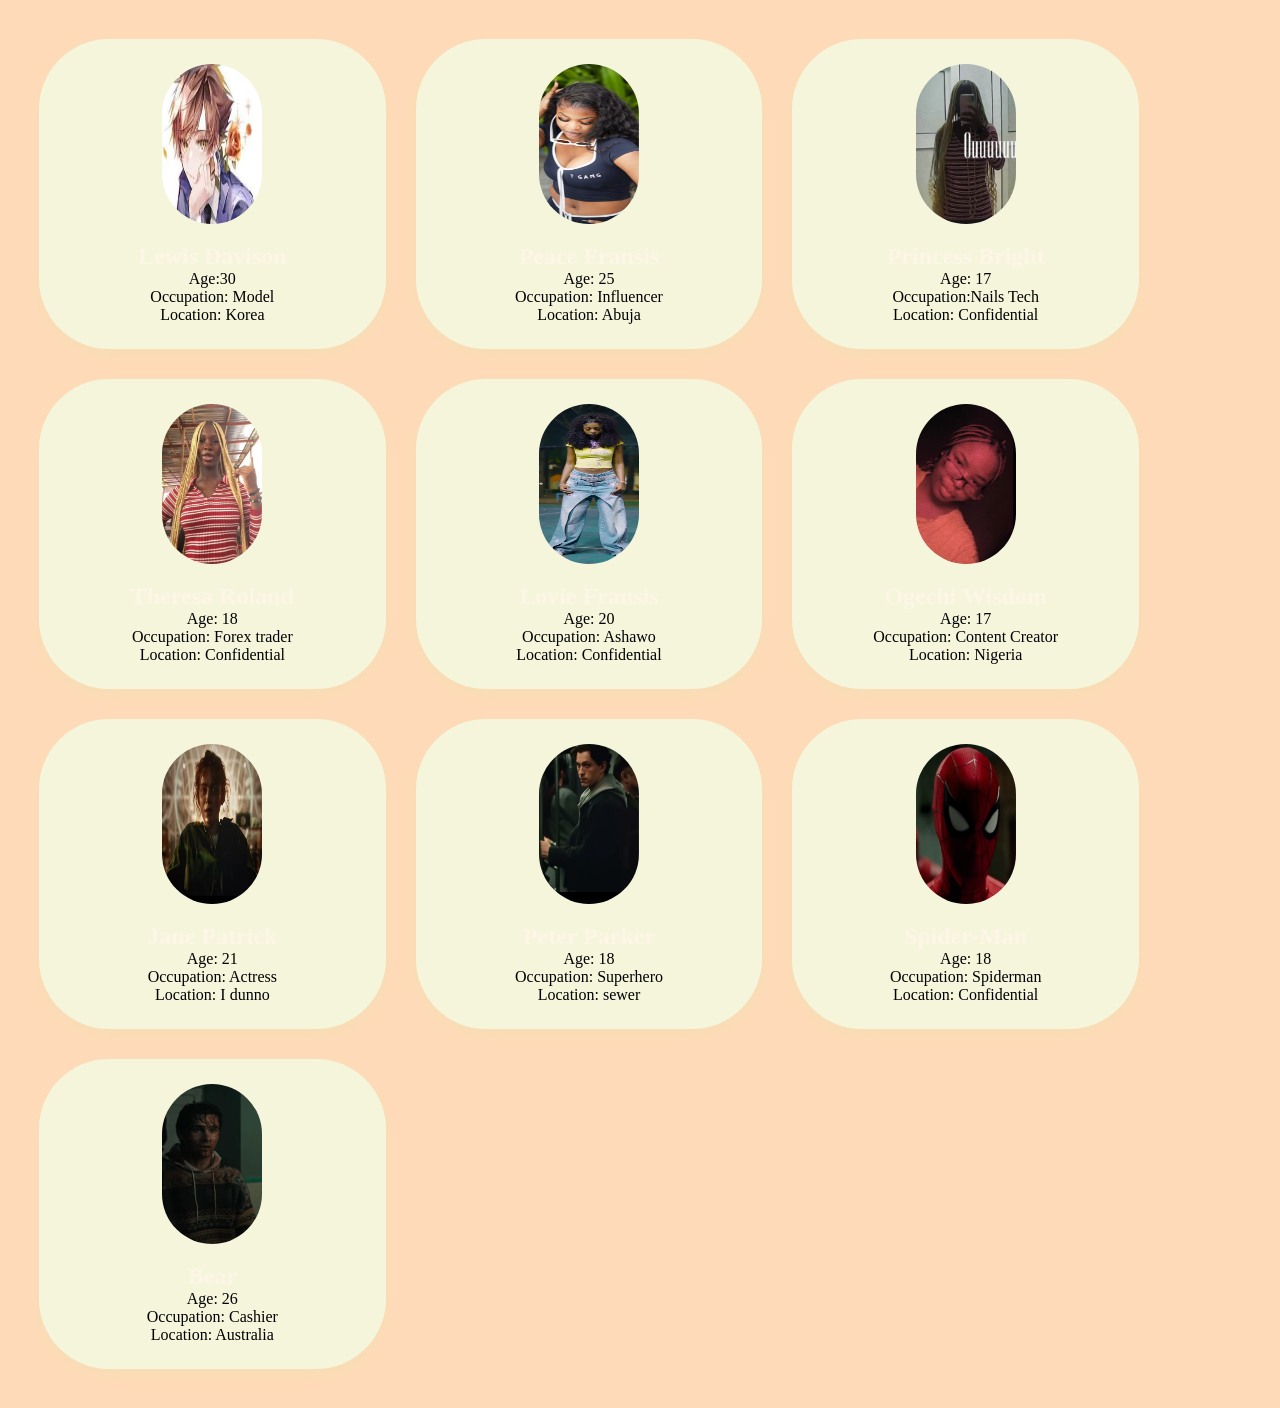
<file: day01/index.html>
<!DOCTYPE html>
<html lang="en">
<head>
    <meta charset="UTF-8">
    <meta name="viewport" content="width=device-width, initial-scale=1.0">
    <title>Document</title>
    <link rel="stylesheet" href="style.css">
</head>
<body>
    <div class="container">
<div class="profile">
<img src="download (2).jpg" alt="pic1">
<h2>Lewis Davison </h2>
<p>Age:30</p>
<p>Occupation: Model</p>
<p>Location: Korea</p>
</div>
<div class="profile">
<img src="Screenshot 2026-09-17 125750.png" alt="pic2">
<h2>Peace Fransis</h2>
<p>Age: 25</p>
<p>Occupation: Influencer</p>
<p>Location: Abuja</p>
</div>
<div class="profile">
    <img src="Screenshot 2026-09-17 125926.png" alt="pic3">
    <h2>Princess Bright</h2>
    <p>Age: 17</p>
    <p>Occupation:Nails Tech </p>
    <p>Location: Confidential </p>
</div>
<div class="profile">
    <img src="Screenshot 2026-09-17 130000.png" alt="pic4">
    <h2>Theresa Roland</h2>
    <p>Age: 18</p>
    <p>Occupation: Forex trader</p>
    <p>Location: Confidential</p>
</div>
<div class="profile">
    <img src="Screenshot 2026-09-17 130030.png" alt="pic5">
    <h2>Lovie Fransis</h2>
    <p>Age: 20</p>
    <p>Occupation: Ashawo</p>
    <p>Location: Confidential</p>
</div>
<div class="profile">
    <img src="Screenshot 2026-09-17 130106.png" alt="pic6">
    <h2>Ogechi Wisdom</h2>
    <p>Age: 17</p>
    <p>Occupation: Content Creator</p>
    <p>Location: Nigeria</p>
</div>
<div class="profile">
    <img src="Screenshot 2026-09-17 130210.png" alt="pic7">
    <h2>Jane Patrick</h2>
    <p>Age: 21</p>
    <p>Occupation: Actress</p>
    <p>Location: I dunno</p>
</div>
<div class="profile">
    <img src="Screenshot 2026-09-17 130240.png" alt="pic8">
    <h2>Peter Parker</h2>
    <p>Age: 18</p>
    <p>Occupation: Superhero </p>
    <p>Location: sewer</p>
</div>
<div class="profile">
    <img src="Screenshot 2026-09-17 130332.png" alt="pic9">
    <h2>Spider-Man </h2>
    <p>Age: 18</p>
    <p>Occupation: Spiderman </p>
    <p>Location: Confidential</p>
</div>
<div class="profile">
    <img src="Screenshot 2026-09-17 130428.png" alt="pic10">
    <h2>Bear</h2>
    <p>Age: 26</p>
    <p>Occupation: Cashier</p>
    <p>Location: Australia</p>
</div>
    </div>
</body>
</html>
</file>
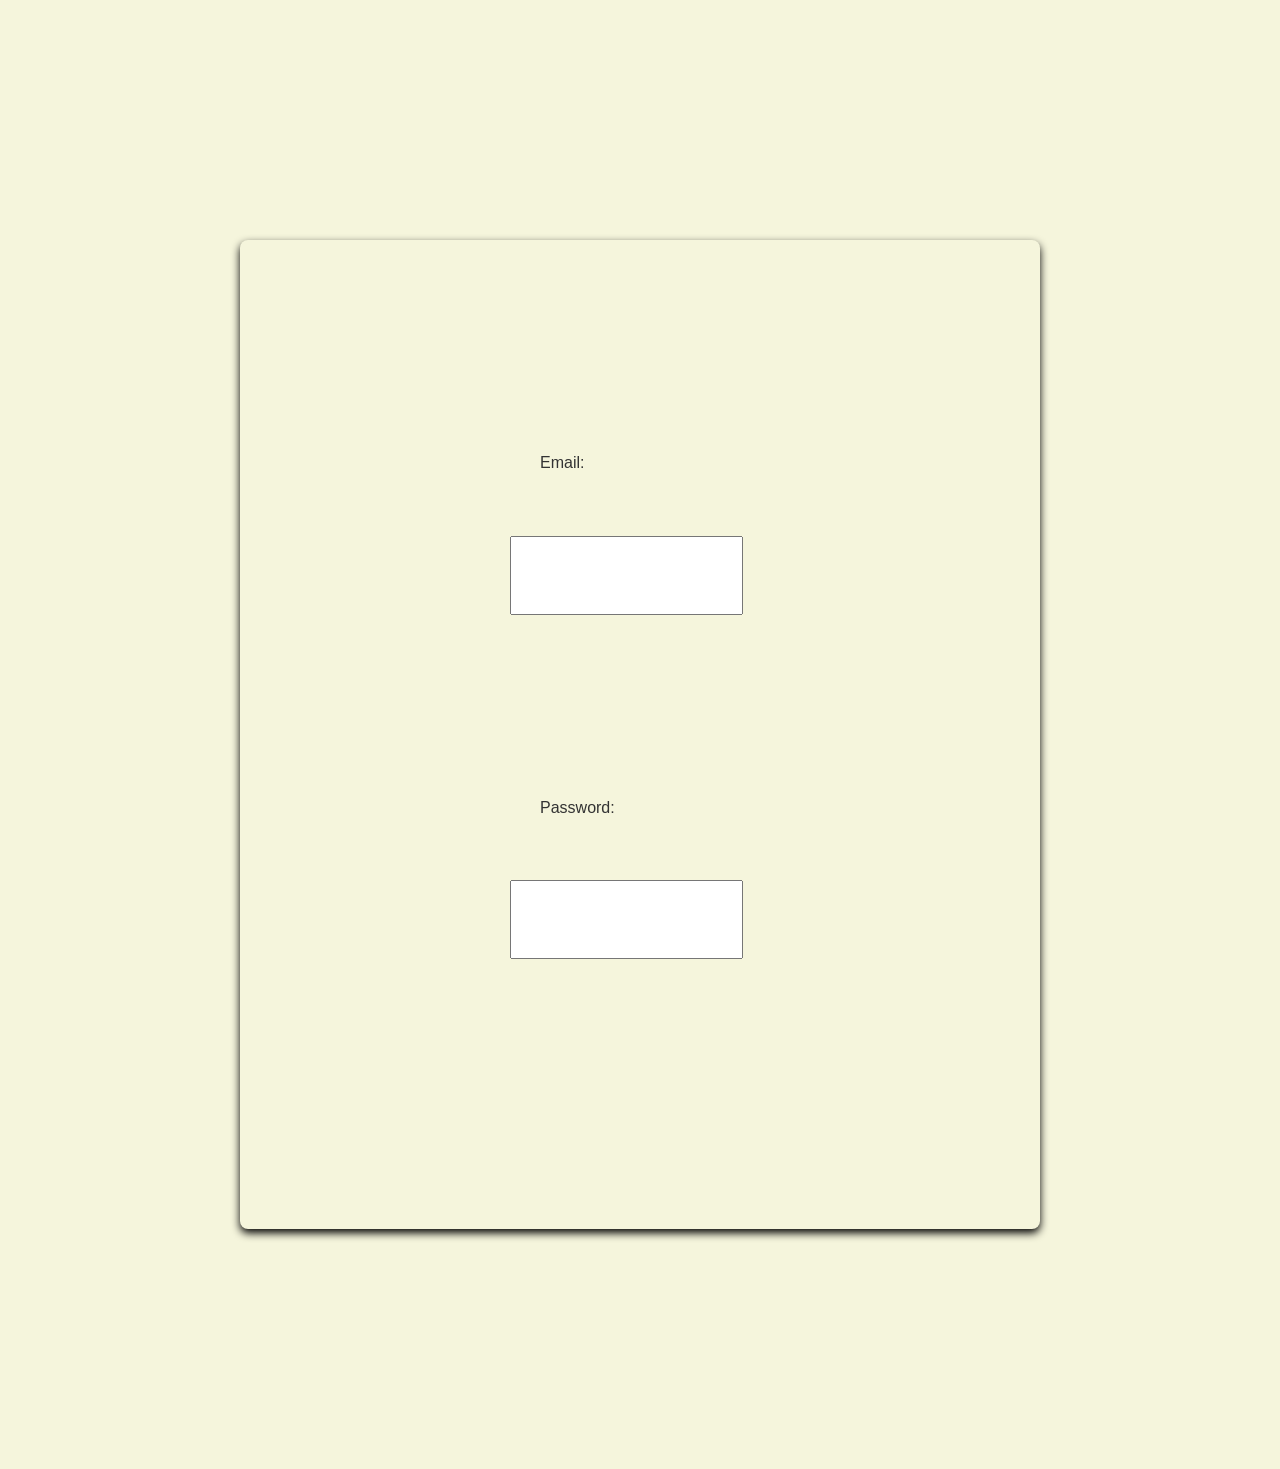
<file: day03/index.html>
<!DOCTYPE html>
<html lang="en">
<head>
    <meta charset="UTF-8">
    <meta name="viewport" content="width=device-width, initial-scale=1.0">
    <title>Day 03 Forms</title>
    <link rel="stylesheet" href="style.css">
</head>
<body>
    <div class="container">
        <form>
            <div class="form-group">
                <label for="email">Email: </label>
                <br>
                <input type="email" id="email" name="email" required>
            </div>
            <div class="form-group">
                <label for="password">Password: </label>
                <br>
                <input type="password" id="password" name="password" required>
            </div>
        </form>
    </div>
</body>
</html>
</file>
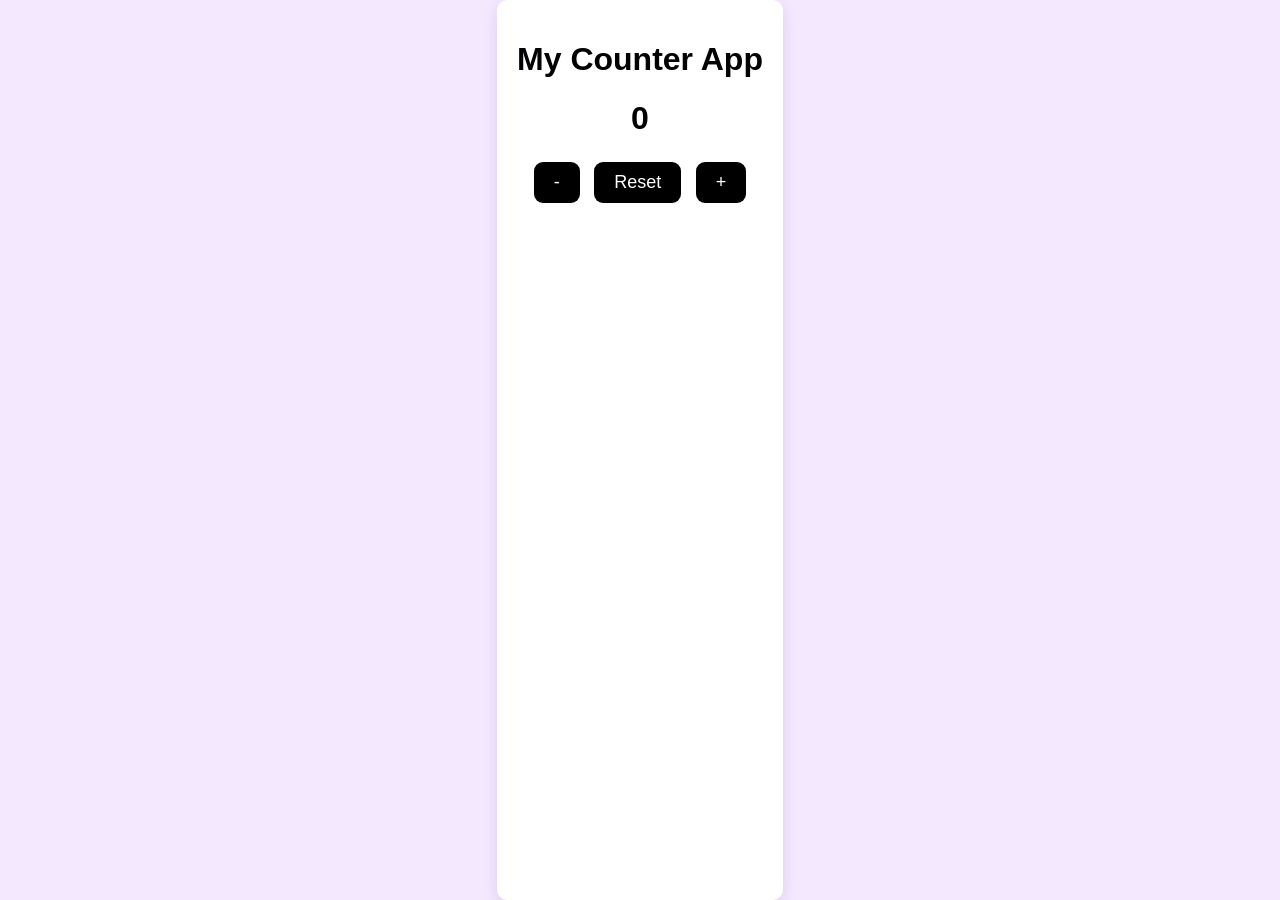
<file: day06/index.html>
<!DOCTYPE html>
<html lang="en">
<head>
    <meta charset="UTF-8">
    <meta name="viewport" content="width=device-width, initial-scale=1.0">
    <title>My Counter App</title>
    <link rel="stylesheet" href="style.css">
</head>
<body>
    <div class="container">
        <h1>My Counter App</h1>
    <p id="counter">0</p>
        <button id="decrease">-</button>
        <button id="reset">Reset</button>
        <button id="increase">+</button>
    </div>
    <script src="script.js"></script>
</body>
</html>
</file>
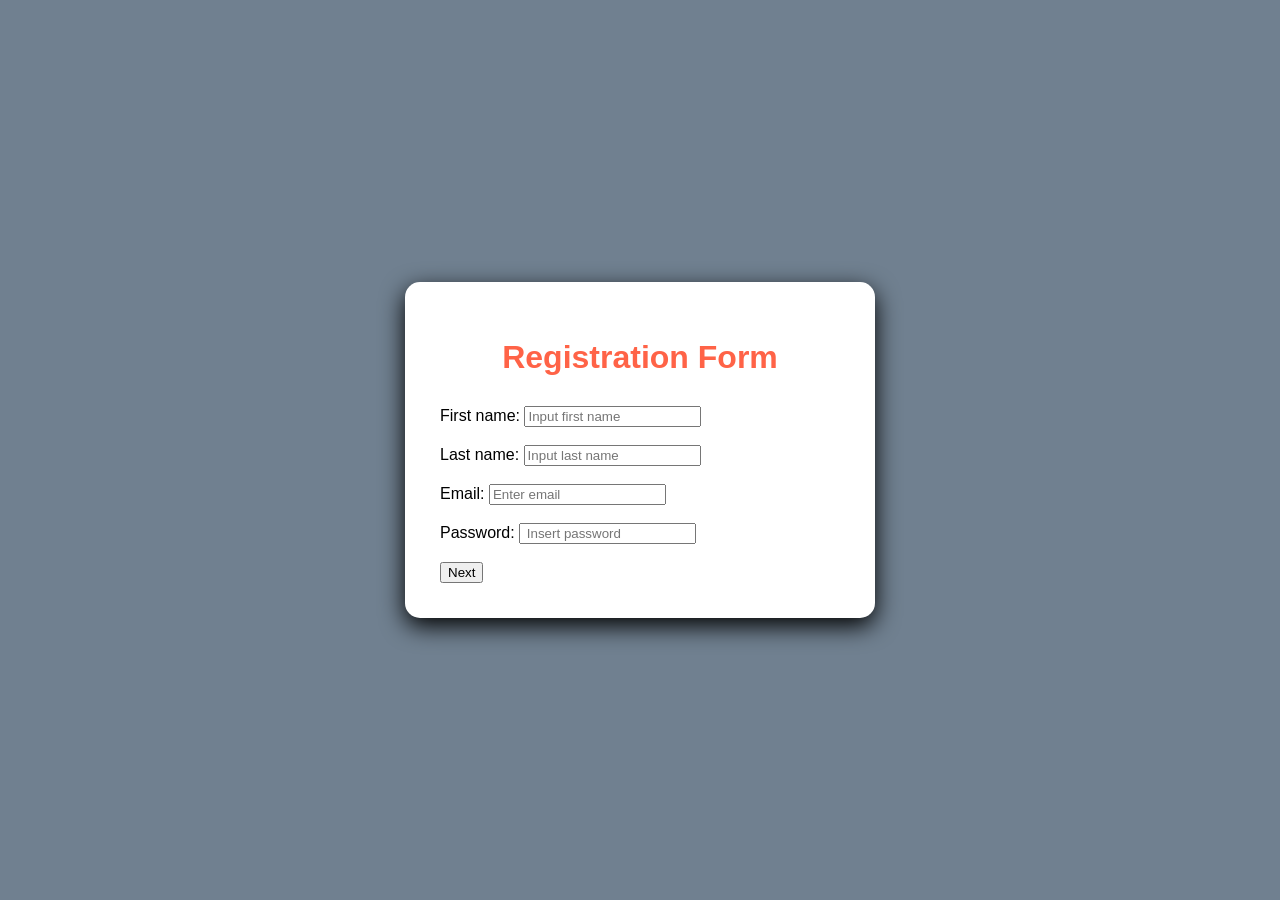
<file: day02/form1.html>
<!DOCTYPE html>
<html lang="en">
<head>
    <meta charset="UTF-8">
    <meta name="viewport" content="width=device-width, initial-scale=1.0">
    <title>Registration</title>
    <style>
        body {
            font-family: Arial, Helvetica, sans-serif;
            background: slategray;
            display: flex;
            justify-content: center;
            align-items: center;
            min-height: 100vh;
            margin: 0;
        }
        .form-container {
            background: white;
            width: 400px;
            padding: 35px;
            border-radius: 15px;
            box-shadow: 0 8px 25px rgba(0, 0, 0.12);
        }
        h1 {
            text-align: center;
            margin-bottom: 30px;
            color: tomato;
        }
    </style>
</head>
<body>
    <div class="form-container">
    <h1>Registration
         Form </h1>
    <form>
        <label for="First name">First name: </label>
        <input type="text" name="First name" id="name" placeholder="Input first name">
        <br><br>
        <label for="Last name">Last name: </label>
        <input type="text" name="Last name" id="name" placeholder="Input last name">
        <br><br>
        <label for="Email">Email: </label>
        <input type="email" name="email" id="email" placeholder="Enter email">
        <br><br>
        <label for="password">Password: </label>
        <input type="password" name="password" id="password" placeholder=" Insert password">
        <br><br>
        <div>
        <button type="button" onclick="window.location.href='form2.html'">Next</button>
        </div>
    </div>
    </form>
</body>
</html>
</file>
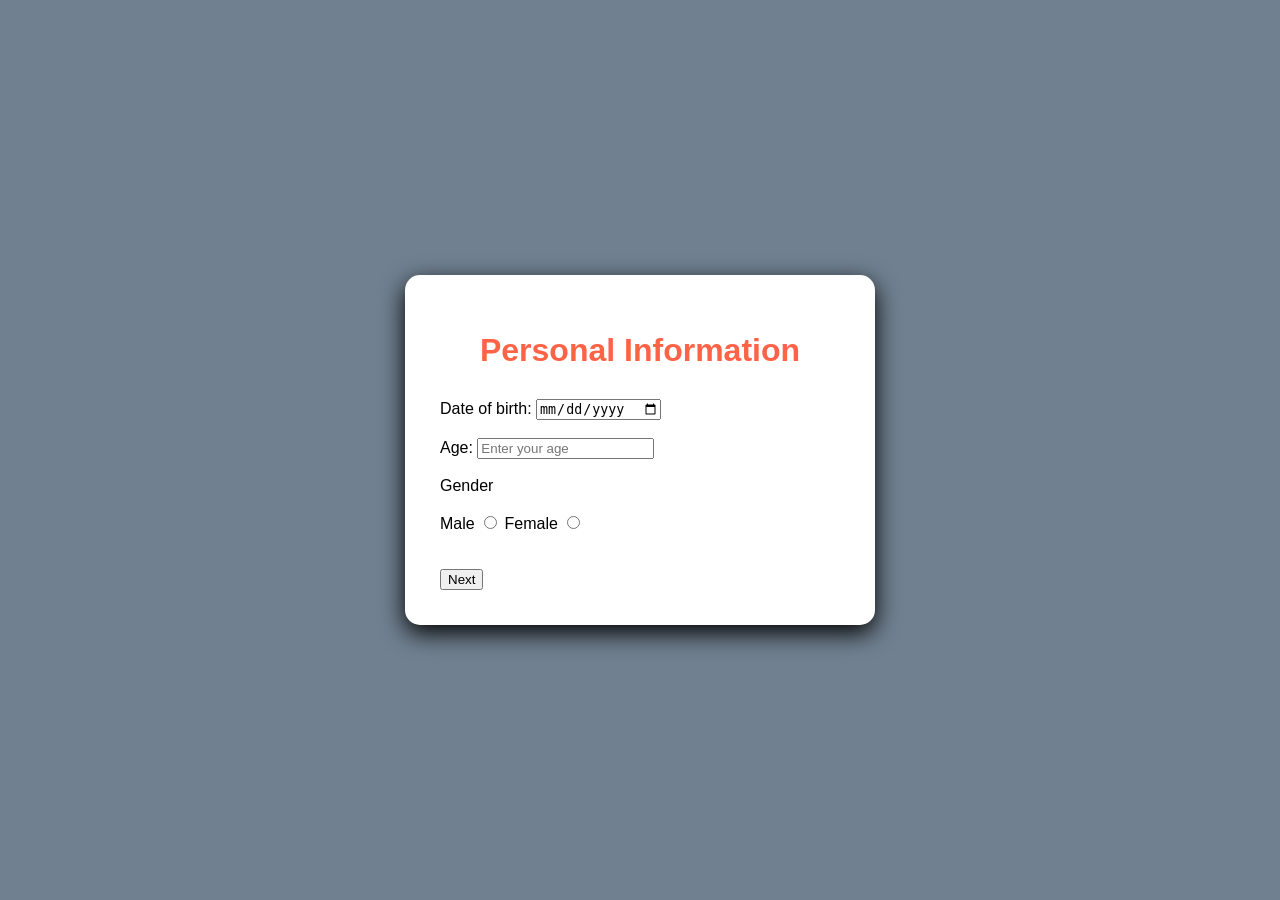
<file: day02/form2.html>
<!DOCTYPE html>
<html lang="en">
<head>
    <meta charset="UTF-8">
    <meta name="viewport" content="width=device-width, initial-scale=1.0">
    <title>Personal Information </title>
     <style>
        body {
            font-family: Arial, Helvetica, sans-serif;
            background: slategray;
            display: flex;
            justify-content: center;
            align-items: center;
            min-height: 100vh;
            margin: 0;
        }
        .form-container {
            background: white;
            width: 400px;
            padding: 35px;
            border-radius: 15px;
            box-shadow: 0 8px 25px rgba(0, 0, 0.12);
        }
        h1 {
            text-align: center;
            margin-bottom: 30px;
            color: tomato;
        }
    </style>

</head>
<body>
    <div class="form-container">
    <h1>Personal Information </h1>
    <form>
        <label for="Date of birth">Date of birth: </label>
        <input type="date" name="DOB" id="Date of birth">
        <br><br>
        <label for="Age">Age: </label>
        <input type="number" name="age" id="age" placeholder="Enter your age">
        <br><br>
        <label for="Gender">Gender </label>
        <br><br>
        <div>
        <label for="Male">Male </label>
        <input type="radio" name="Gender" id="male">
        <label for="Female">Female</label>
        <input type="radio" name="Gender" id="Female">
        </div>
        <br><br>
        <button type="button" onclick="window.location.href='form3.html'">Next</button>
        </form>
    </div>
    
</body>
</html>
</file>
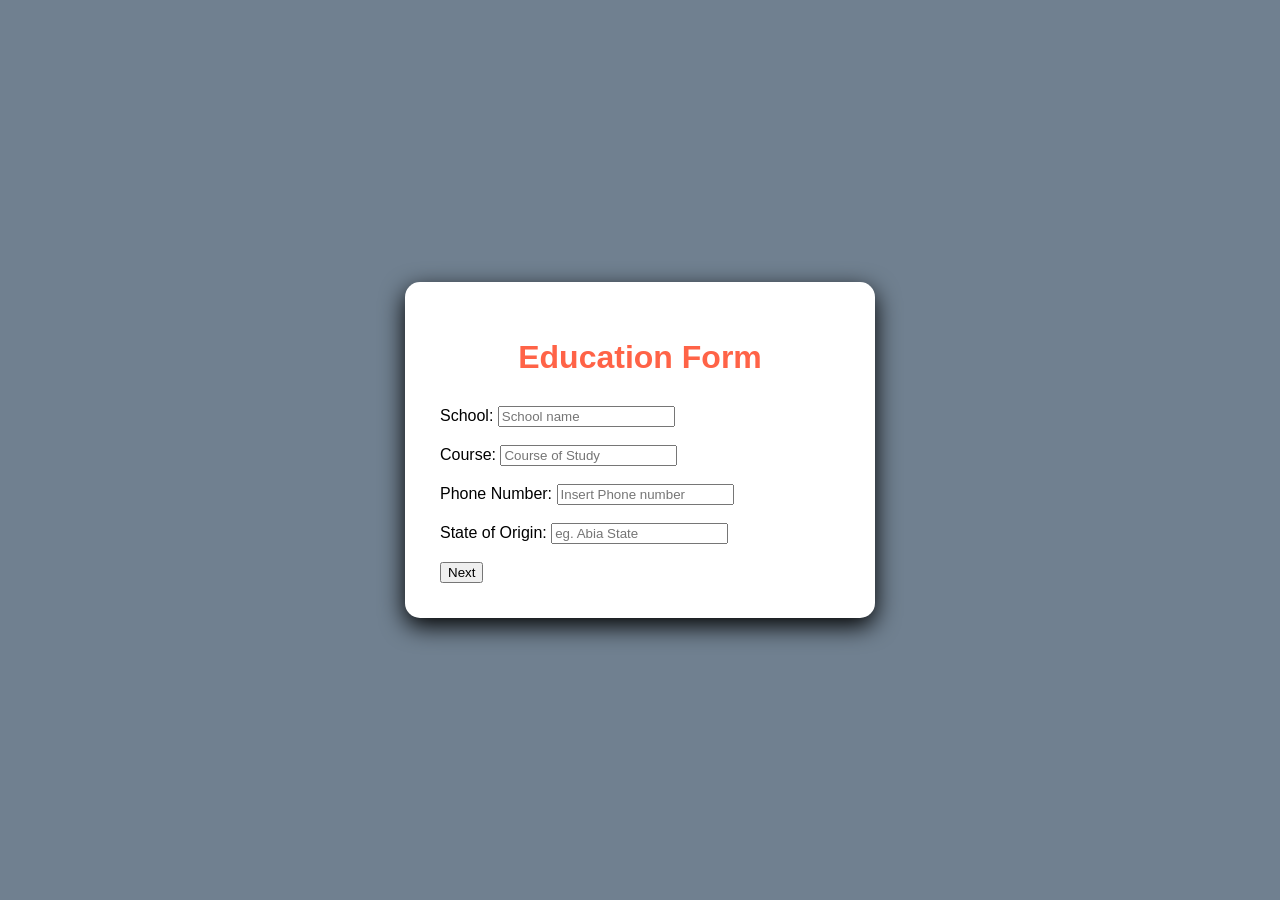
<file: day02/form3.html>
<!DOCTYPE html>
<html lang="en">
<head>
    <meta charset="UTF-8">
    <meta name="viewport" content="width=device-width, initial-scale=1.0">
    <title>Education</title>
     <style>
        body {
            font-family: Arial, Helvetica, sans-serif;
            background: slategray;
            display: flex;
            justify-content: center;
            align-items: center;
            min-height: 100vh;
            margin: 0;
        }
        .form-container {
            background: white;
            width: 400px;
            padding: 35px;
            border-radius: 15px;
            box-shadow: 0 8px 25px rgba(0, 0, 0.12);
        }
        h1 {
            text-align: center;
            margin-bottom: 30px;
            color: tomato;
        }
    </style>

</head>
<body>
    <div class="form-container">
    <h1>Education Form</h1>
    <form>
        <label for="School">School: </label>
        <input type="text" name="School" id="School" placeholder="School name">
        <br><br>
        <label for="Course">Course: </label>
        <input type="text" name="Course" id="Course" placeholder="Course of Study">
        <br><br>
        <label for="Phone Number">Phone Number: </label>
        <input type="number" name="number" id="number" placeholder="Insert Phone number">
        <br><br>
        <label for="State for Origin">State of Origin: </label>
        <input type="text" name="State of Origin" id="State of Origin" placeholder="eg. Abia State">
        <br><br>
        <button type="button" onclick="window.location.href='form4.html'">Next</button>
    </div>
    </form>
</body>
</html>
</file>
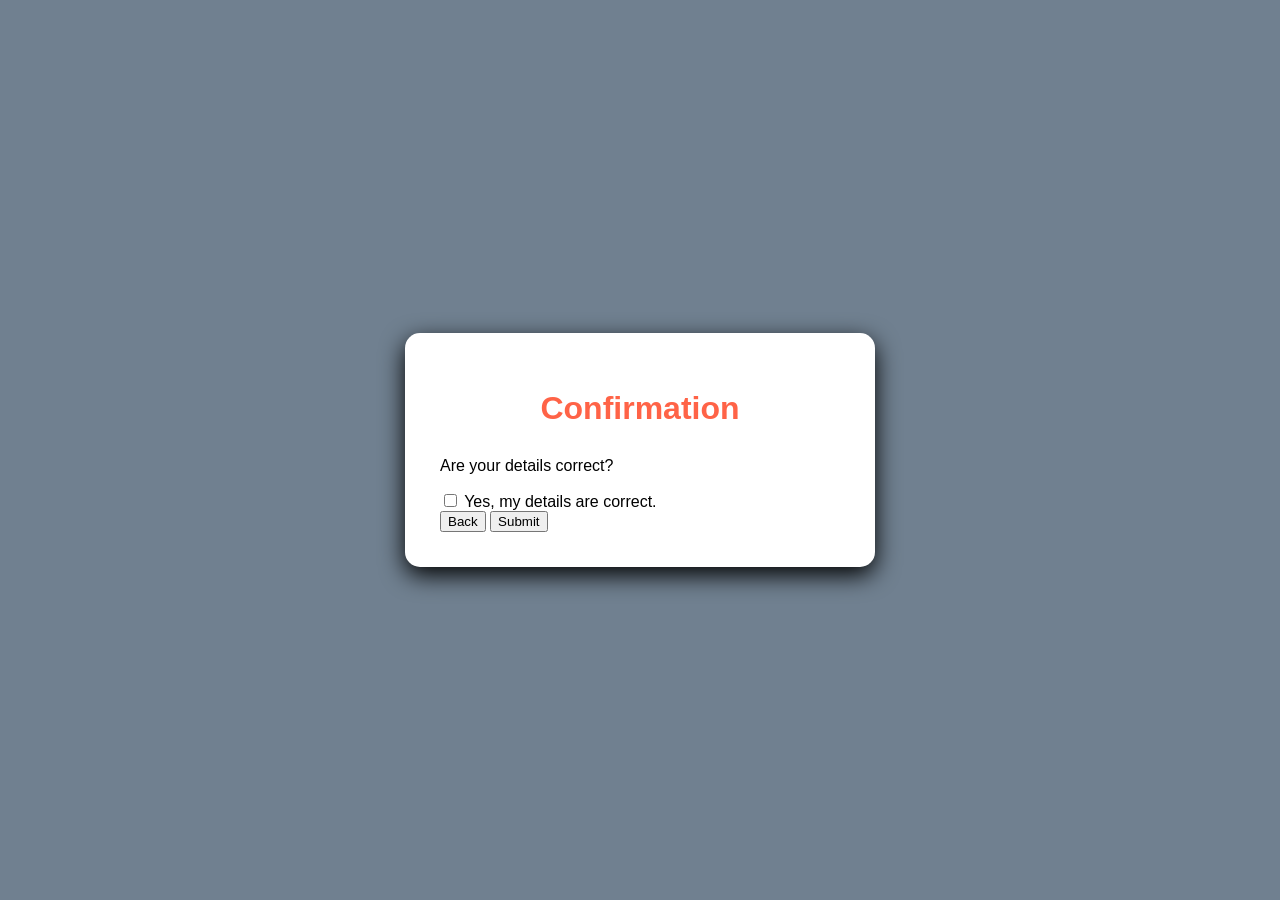
<file: day02/form4.html>
<!DOCTYPE html>
<html lang="en">
<head>
    <meta charset="UTF-8">
    <meta name="viewport" content="width=device-width, initial-scale=1.0">
    <title>Confirmation</title>
    <style>
        body {
            font-family: Arial, Helvetica, sans-serif;
            background: slategray;
            display: flex;
            justify-content: center;
            align-items: center;
            min-height: 100vh;
            margin: 0;
        }
        .form-container {
            background: white;
            width: 400px;
            padding: 35px;
            border-radius: 15px;
            box-shadow: 0 8px 25px rgba(0, 0, 0.12);
        }
        h1 {
            text-align: center;
            margin-bottom: 30px;
            color: tomato;
        }
    </style>

</head>
<body>
    <div class="form-container">
    <h1>Confirmation</h1>
    <form>
        <p>Are your details correct?</p>
        <label>
            <input type="checkbox">
            Yes, my details are correct.
        </label>
        <br>
        <button type="button" onclick="window.location.href='form1.html'" >Back</button>
        <button>Submit</button>
        
    </div>
    </form>
</body>
</html>
</file>
<file: day01/style.css>
*{
            margin: 0;
            padding: 0;
            box-sizing: border-box;
        }
        body {
            font-family: 'Times New Roman', Times, serif;
            background-color: peachpuff;
            padding: 35px;
        }
        .container {
            margin: 10px;
            display: grid;
            grid-template-columns: repeat(3, 1fr);
            gap: 30px;
            max-width: 1100px;
            margin: 4px;
            border-radius: 40px;
        }
        .profile {
            background: beige;
            padding: 25px;
            text-align: center;
            border-radius: 70px;
            box-shadow: 0 5px 15px wheat;
            transition: 0.3s ease;
            font-family: 'Times New Roman', Times, serif;
        }
        .profile img {
            width: 100px;
            height: 160px;
            border-radius: 60px;
            margin-bottom: 15px;
        }
        .profile:hover img {
            box-shadow: 0 0 5px
            cadetblue;
        }
        .profile h2 {
            color: oldlace;
        }
</file>
<file: day03/style.css>
*{
    margin: 60px;
    padding: 30px;
    box-sizing: border-box;
}

body {
    font-family: Arial, sans-serif;
    background-color: beige;
    color: #333;
    line-height: 1.6;
}

.container {
    display: flex;
    flex-direction: column;
    justify-content: center;
    box-sizing: border-box;
    box-shadow: 0 4px 8px rgba(0, 0, 0, 1.5);
    border-radius: 8px;

}
</file>
<file: day06/style.css>
body {
    font-family: Arial, sans-serif;
    margin-top: 50px;
    display: flex;
    text-align: center;
    justify-content: center;  
    margin: 0;
    min-height: 100vh;
    background-color: #f3e8ff;
}

.container {
    max-width: 300px;
    margin: 0 auto;
    background-color: white;
    padding: 20px;
    border-radius: 10px;
    box-shadow: 0 4px 15px rgba(0, 0, 0, 0.1);
}

#counter {
    font-size: 2em;
    margin: 20px 0;
    font-weight: bold;
}

button {
    font-size: 1.2em;
    padding: 10px 20px;
    margin: 5px;
    border-radius: 9px;
    cursor: pointer;
    font-size: 18px;
    border: none;
    background-color: black ;
    color: white;
}

button:hover {
    background-color: #333;
}
</file>
